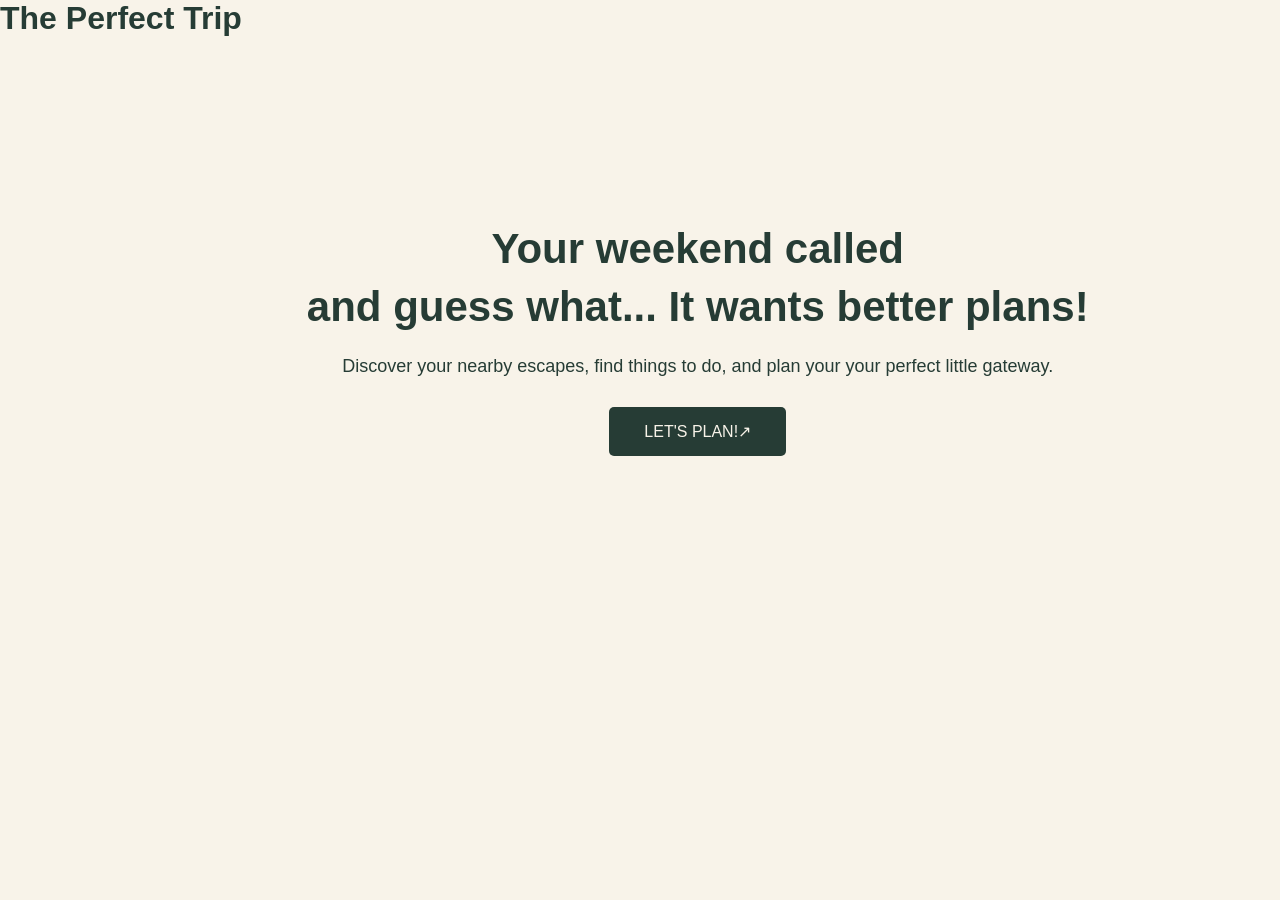
<file: index.html>
<!DOCTYPE html>
<html lang="en">

<head>
	<link rel="stylesheet" href="trip.css">
	<meta charset="UTF-8">
	<meta name="viewport" content="width=device-width, initial-scale=1.0">
	<title>The Perfect Trip</title>
</head>

<body>
	<main>
		<nav>
			<div class="logo">
				<h1>The Perfect Trip</h1>
			</div>
			<div class="intro">
				<h2>Your weekend called</h2>
				<h2> and guess what... It wants better plans!</h2>

				<p>Discover your nearby escapes, find things to do, and plan your your perfect little gateway.</p>
				<a href="plan.html" class="start-button">LET'S PLAN!↗</a>
			</div>
		</nav>
	</main>

</body>
</html>
</file>
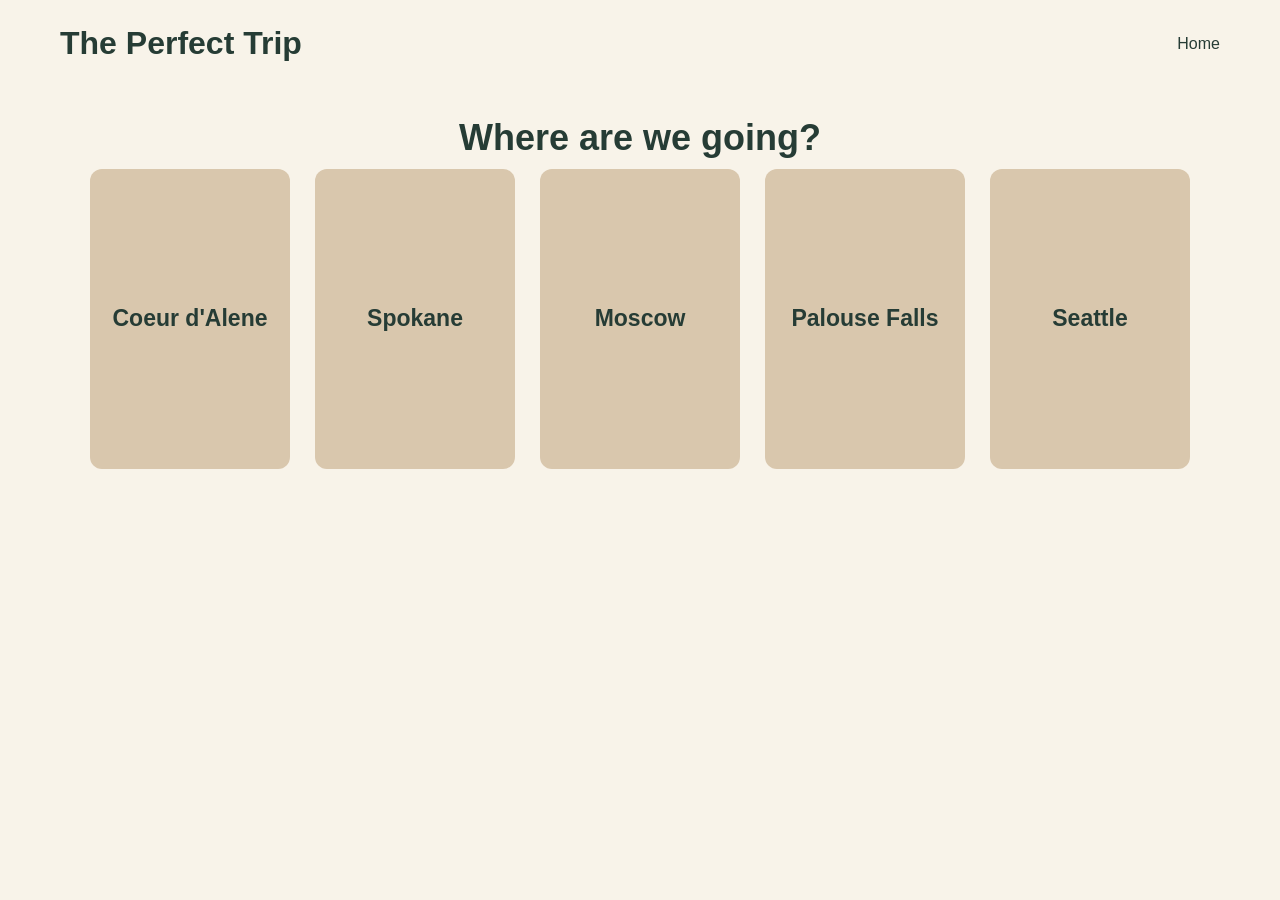
<file: plan.html>
<!DOCTYPE html>
<html lang="en">

<head>
    <link rel="stylesheet" href="trip.css">
    <meta charset="UTF-8">
    <meta name="viewport" content="width=device-width, initial-scale=1.0">
    <title>Choose Your Destination</title>
</head>

<body>

    <header>
        <div class="logo">
            <h1>The Perfect Trip</h1>
        </div>

        <nav>
            <a href="index.html">Home</a>
        </nav>
    </header>

    <main>
        <section class="destination">
            <h2>Where are we going?</h2>

            <div class="destination-container">

                <div class="destination-card">
                    <h3>Coeur d'Alene</h3>
                </div>

                <div class="destination-card">
                    <h3>Spokane</h3>
                </div>

                <div class="destination-card">
                    <h3>Moscow</h3>
                </div>

                <div class="destination-card">
                    <h3>Palouse Falls</h3>
                </div>

                <div class="destination-card">
                    <h3>Seattle</h3>
                </div>

            </div>
        </section>
    </main>

</body>
</html>
</file>
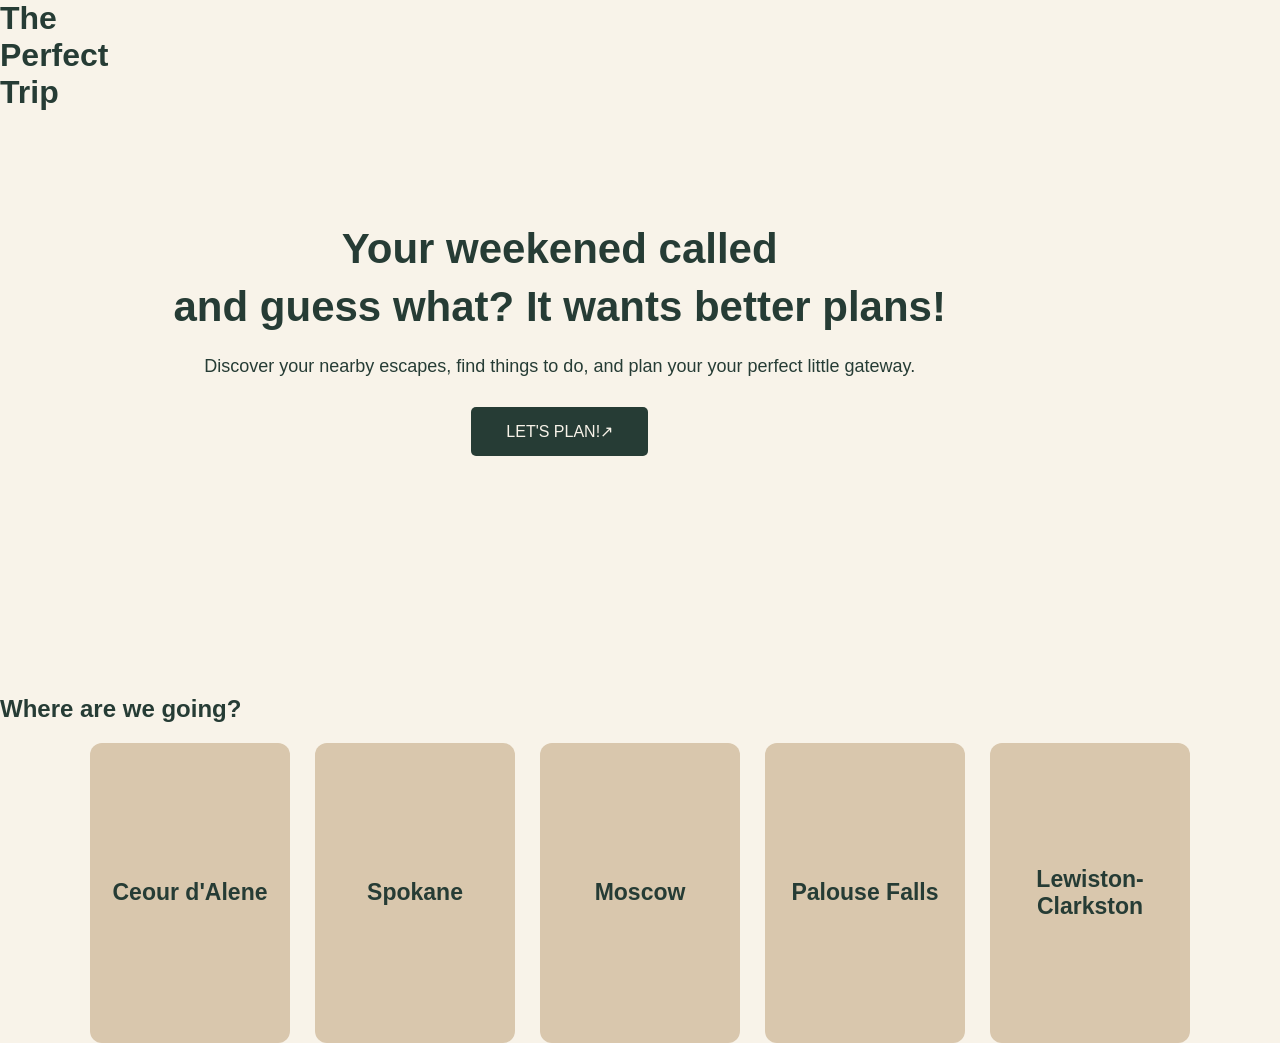
<file: trip.html>
<!DOCTYPE html>
<html lang="en">

<head>
	<link rel="stylesheet" href="trip.css">
	<meta charset="UTF-8">
	<meta name="viewport" content="width=device-width, initial-scale=1.0">
	<title>The Perfect Trip</title>
</head>

<body>
	<main>
		<nav>
			<div class="logo">
				<h1>The</h1>
				<h1>Perfect</h1>
				<h1>Trip</h1>
			</div>
			<div class="intro">
				<h2>Your weekened called</h2>
				<h2> and guess what? It wants better plans!</h2>

				<p>Discover your nearby escapes, find things to do, and plan your your perfect little gateway.</p>
				<a href="#destinations" class="start-button">LET'S PLAN!↗</a>
			</div>
		</nav>

		<section id="destinations">
			<h2>Where are we going?</h2>

			<div class="destination-container">

				<div class="destination-card">
					<h3>Ceour d'Alene</h3>
				</div>
				<div class="destination-card">
					<h3>Spokane</h3>
				</div>

				<div class="destination-card">
					<h3>Moscow</h3>
				</div>

				<div class="destination-card">
					<h3>Palouse Falls</h3>
				</div>

				<div class="destination-card">
					<h3>Lewiston-Clarkston</h3>
				</div>

			</div>
		</section>
	</main>

</body>

</html>
</file>
<file: trip.css>
* {
    box-sizing: border-box;
}

body {
    margin: 0;
    padding: 0;
    background-color: #F8F3E9;
    font-family: Arial, sans-serif;
    color: #263C35;
}

/* HEADER */
header {
    display: flex;
    justify-content: space-between;
    align-items: center;
    padding: 25px 60px;
}

.logo h1 {
    font-size: 32px;
    margin: 0;
}

nav {
    display: flex;
    gap: 30px;
}

nav a {
    text-decoration: none;
    color: #263C35;
    font-size: 16px;
}

/* HERO SECTION */
.intro {
    min-height: 75vh;
    display: flex;
    flex-direction: column;
    justify-content: center;
    align-items: center;
    text-align: center;
    padding: 30px;
}

.intro h2 {
    font-size: 42px;
    margin: 5px;
}

.intro p {
    font-size: 18px;
    margin-top: 20px;
    margin-bottom: 30px;
}

/* BUTTON */
.start-button {
    display: inline-block;
    padding: 15px 35px;
    background-color: #263C35;
    color: #F8F3E9;
    text-decoration: none;
    font-size: 16px;
    border-radius: 5px;
    transition: 0.3s;
}

.start-button:hover {
    background-color: #42685A;
    transform: scale(1.05);
}


.destination h2{
    font-size: 36px;
    margin-bottom: 10px;
    text-align: center;
}

.destination p{
    font-size: 18px;
    margin-bottom: 40px;
    text-align: center;
}

.destination-container {
    display: flex;
    justify-content: center;
    flex-wrap: wrap;
    gap: 25px;
    text-align: center;
}

.destination-card {
    width: 200px;
    height: 300px;
    background-color: #D9C7AD;
    border-radius: 12px;
    display: flex;
    justify-content: center;
    align-items: center;
    transition: transform 0.3s ease;
    cursor: pointer;
}

.destination-card:hover {
    transform: scale(1.06);
}

.destination-card h3 {
    font-size: 23px;
    color: #263C35;
}
</file>
